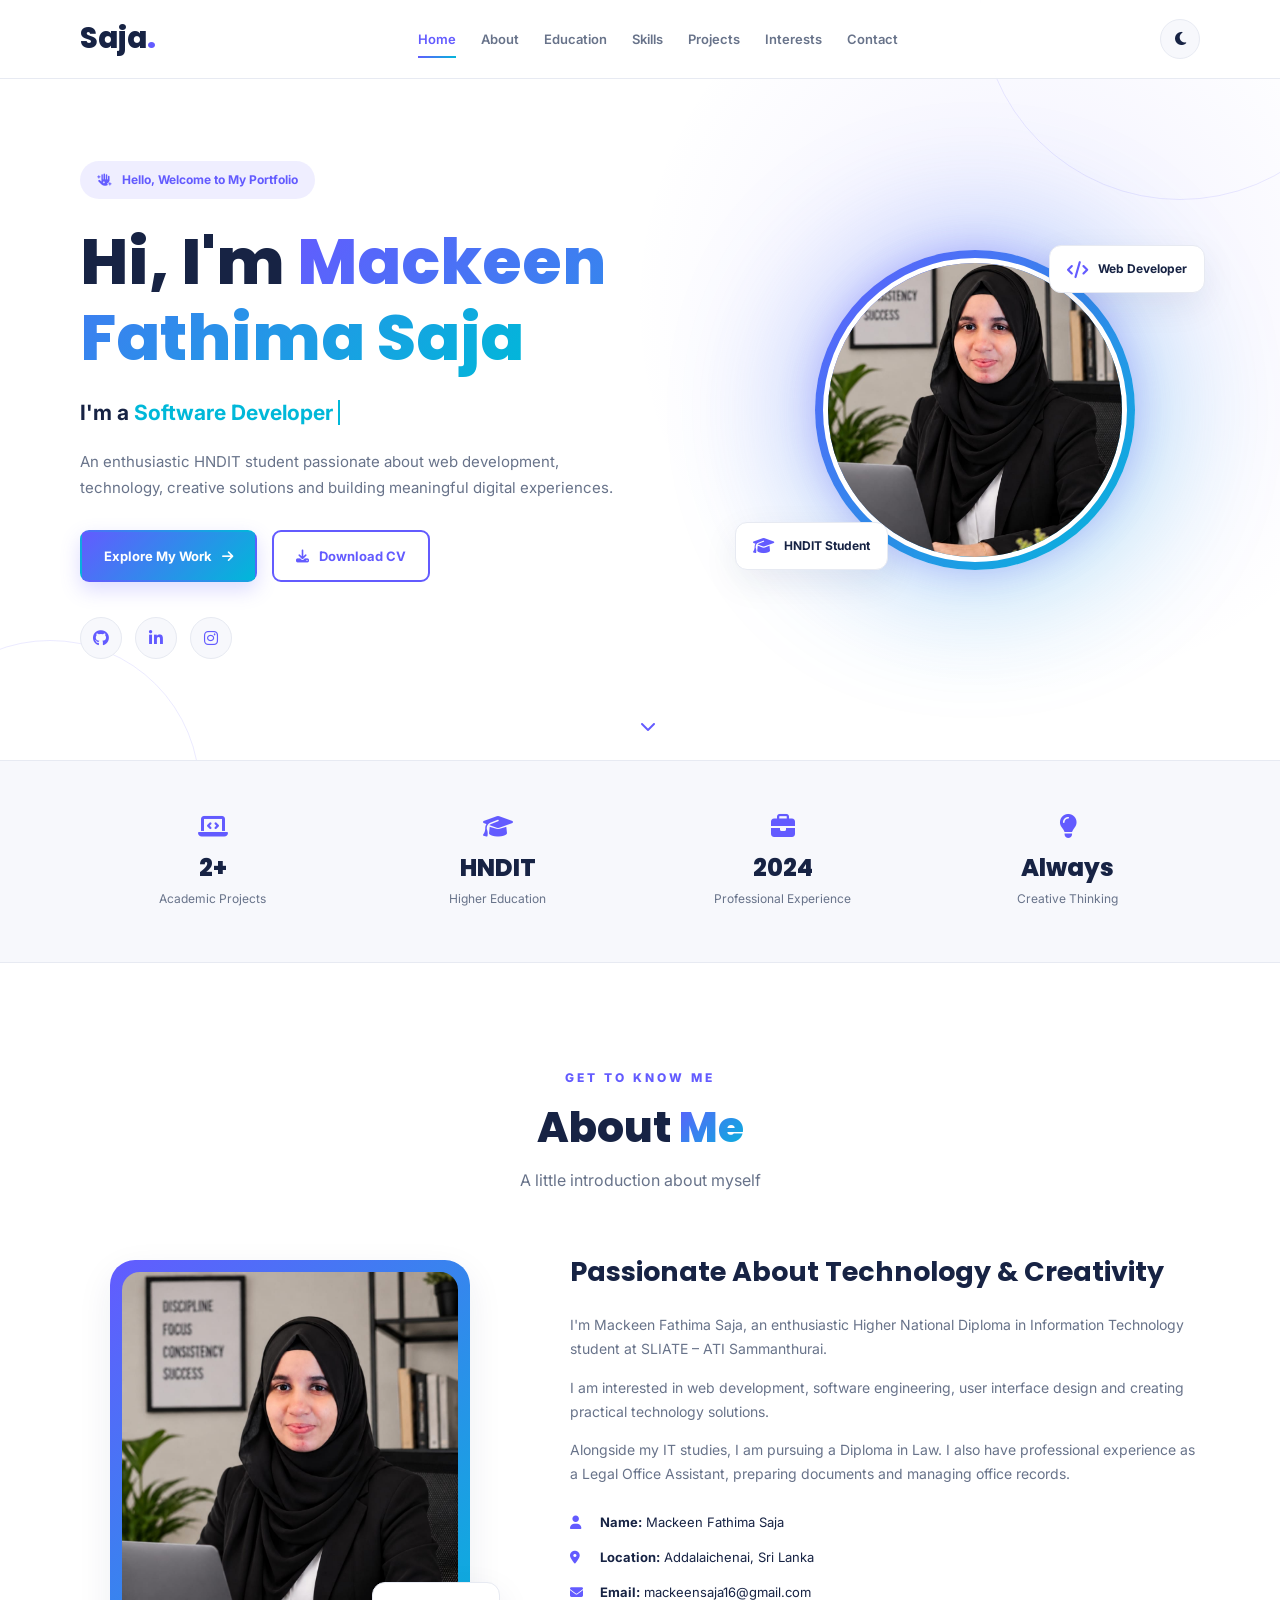
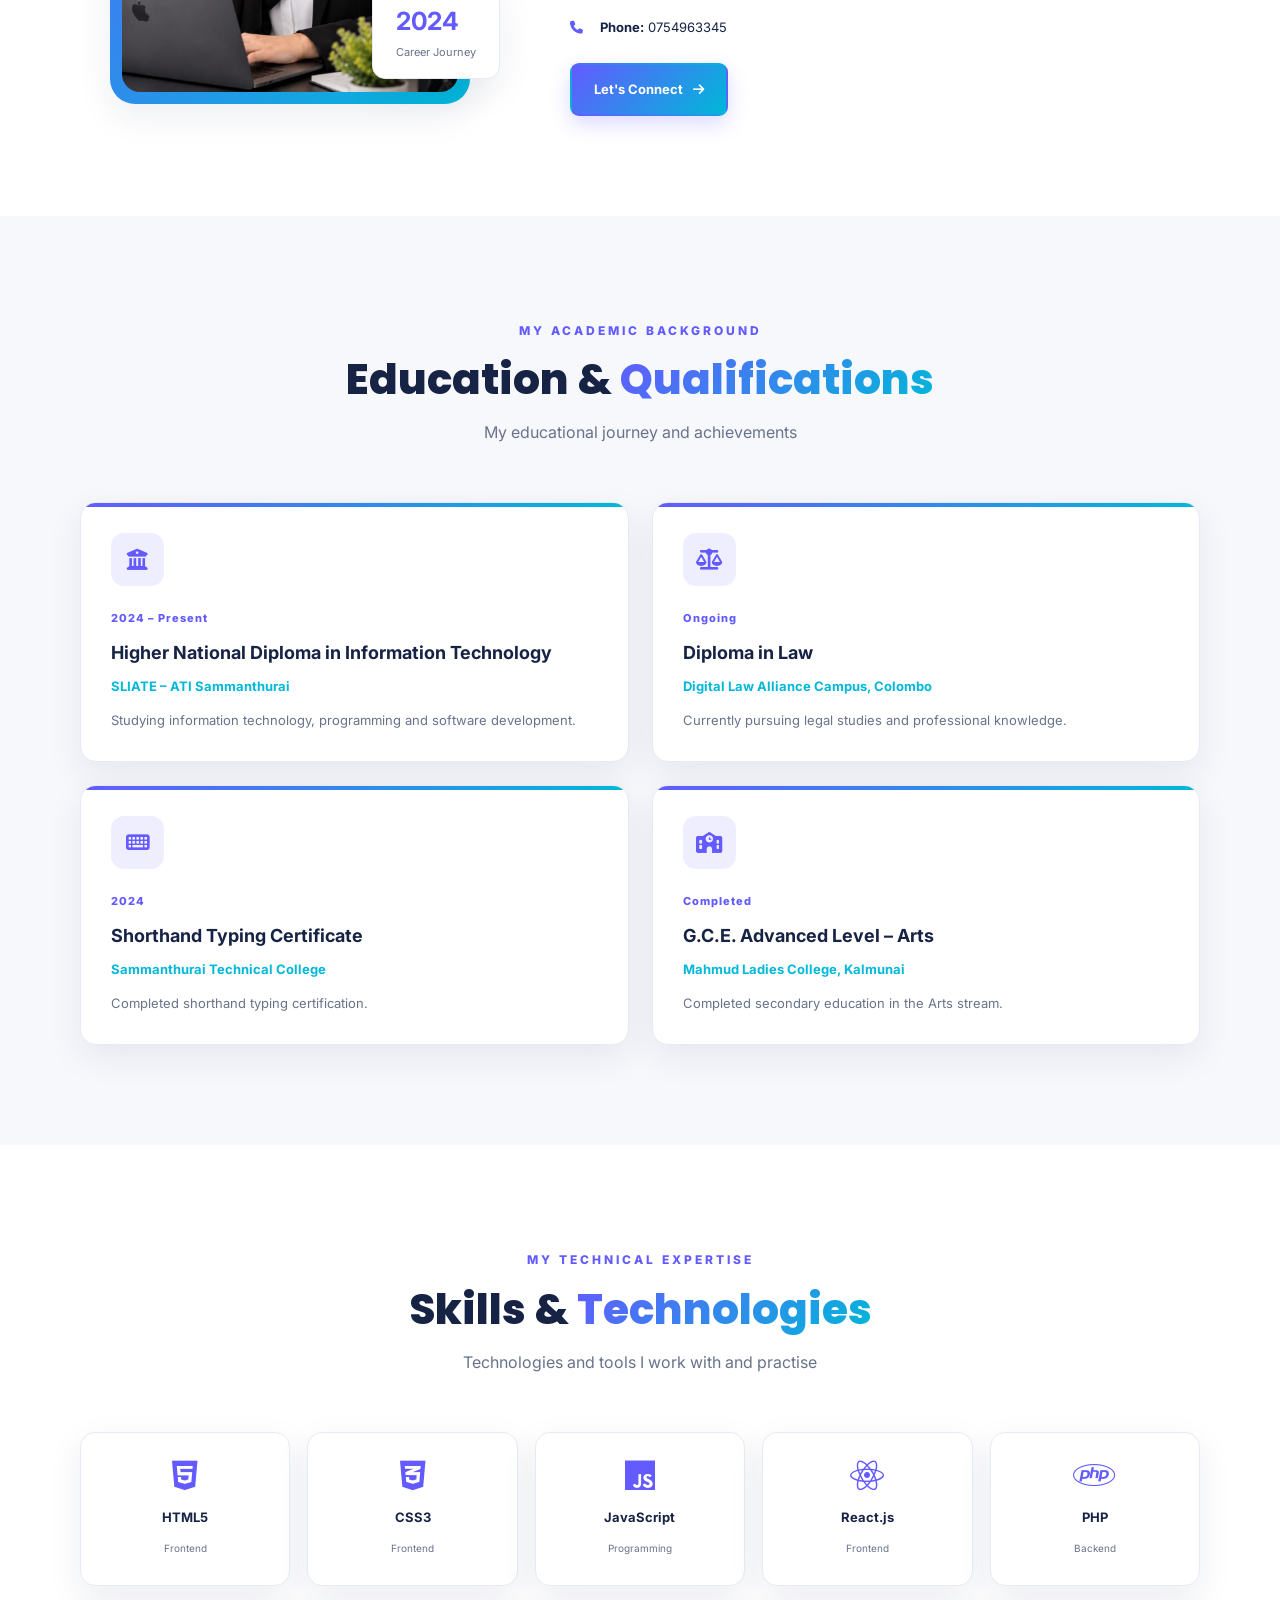
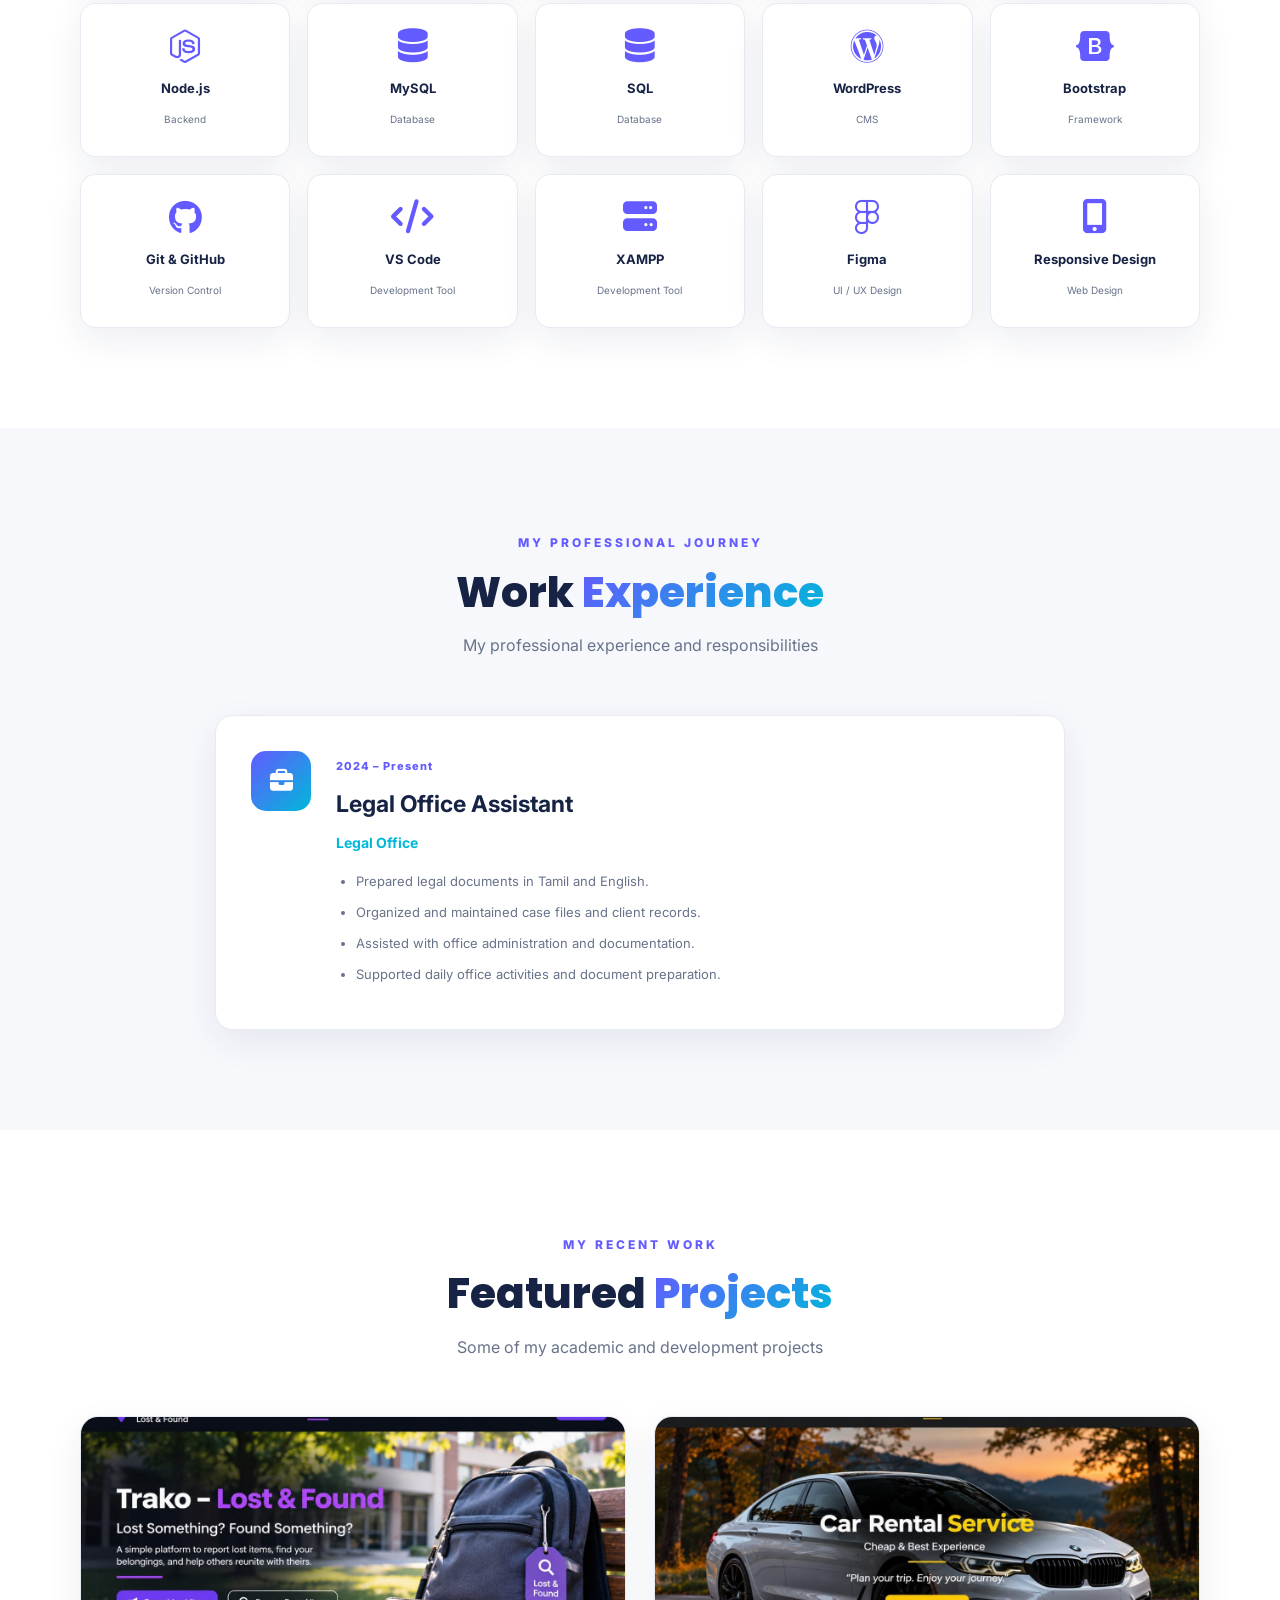
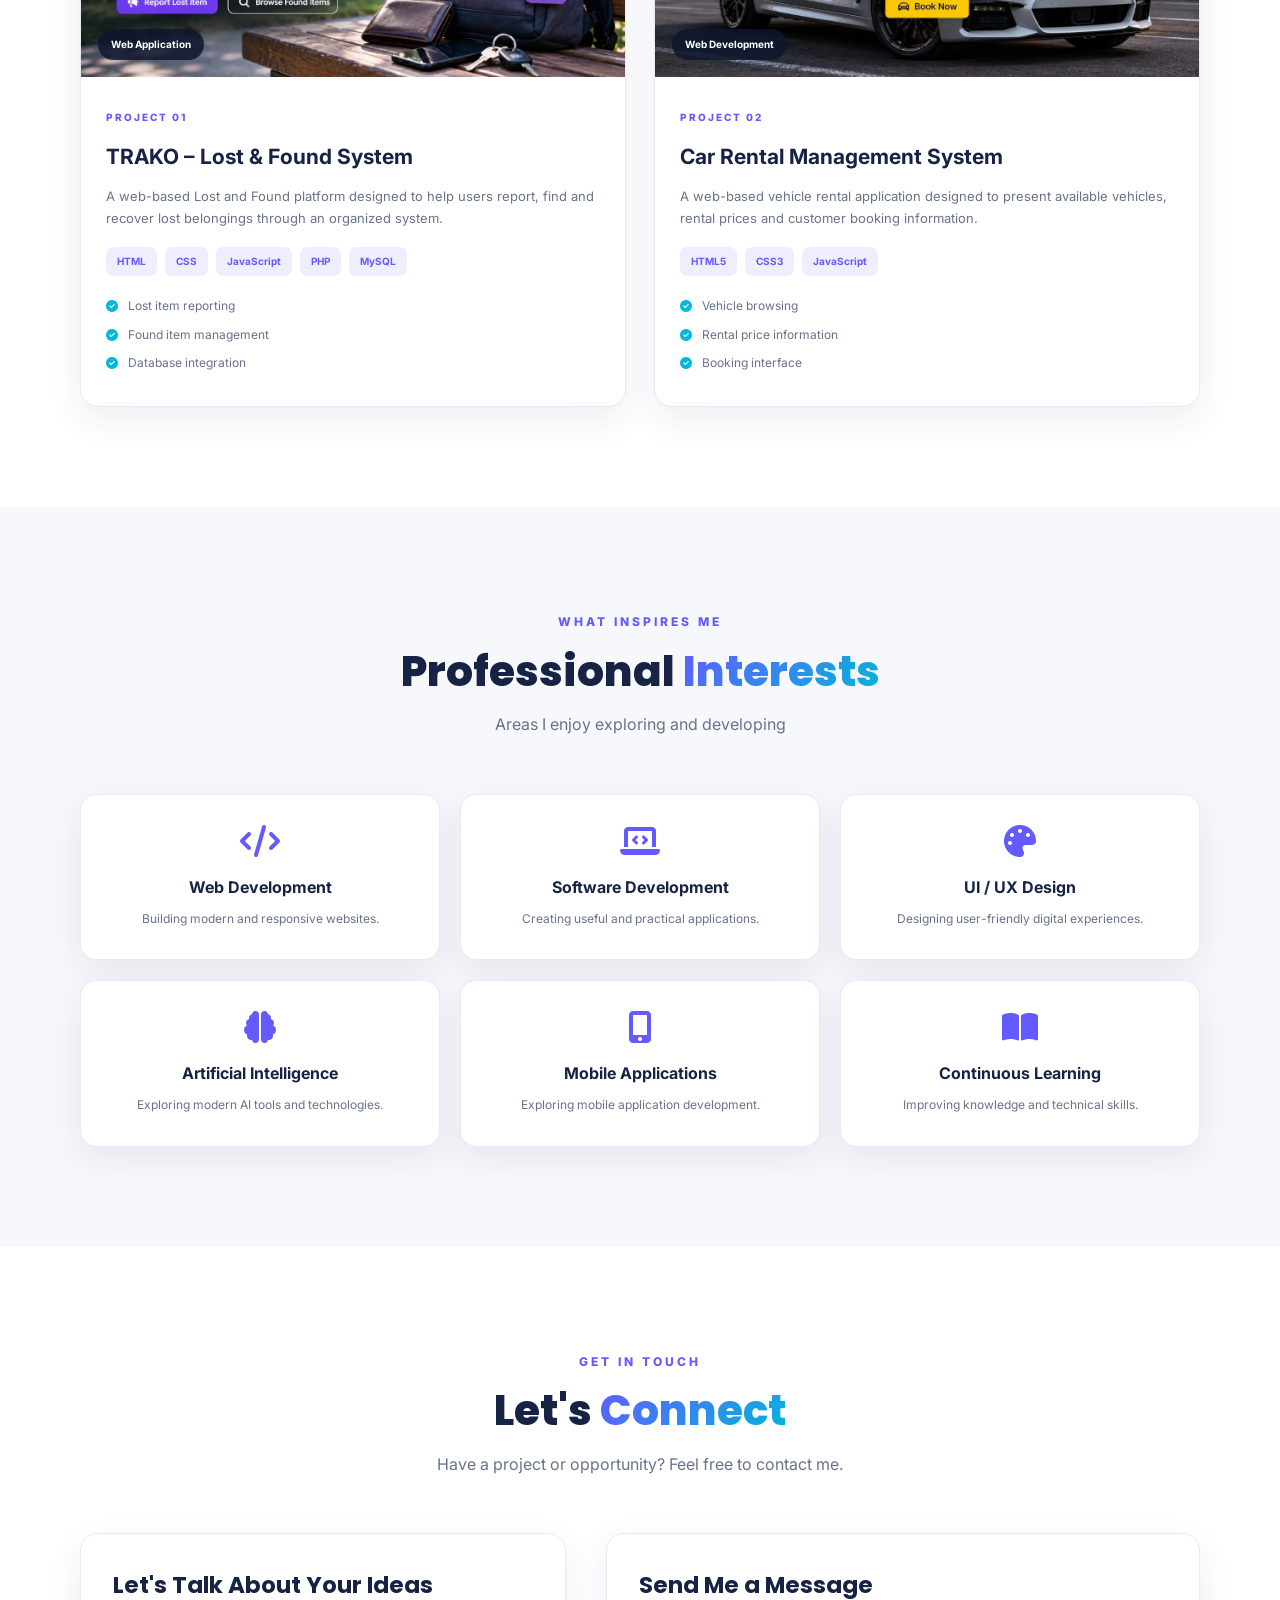
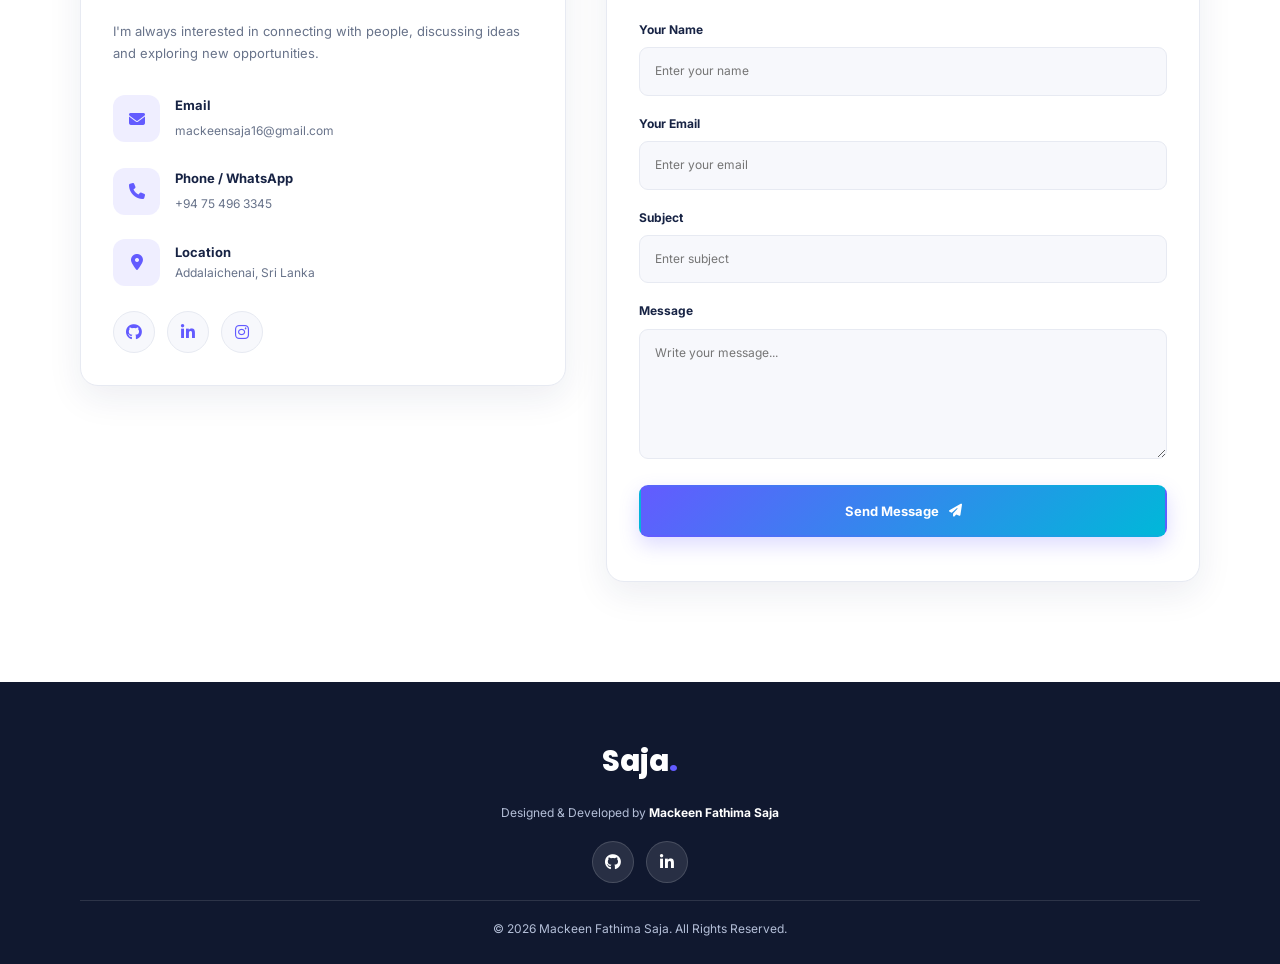
<file: WebDev-L1-PersonalPortfolio/index.html>
<!DOCTYPE html>
<html lang="en">
<head>
    <meta charset="UTF-8">
    <meta name="viewport" content="width=device-width, initial-scale=1.0">
    <meta name="description" content="Mackeen Fathima Saja - Software Developer Portfolio">
    <title>Mackeen Saja | Personal Portfolio</title>

    <!-- Google Fonts -->
    <link rel="preconnect" href="https://fonts.googleapis.com">
    <link rel="preconnect" href="https://fonts.gstatic.com" crossorigin>
    <link href="https://fonts.googleapis.com/css2?family=Inter:wght@400;500;600;700;800&family=Poppins:wght@400;500;600;700;800&display=swap" rel="stylesheet">

    <!-- Font Awesome -->
    <link rel="stylesheet" href="https://cdnjs.cloudflare.com/ajax/libs/font-awesome/6.5.2/css/all.min.css">

    <link rel="stylesheet" href="style.css">
</head>

<body>

<!-- ================= NAVBAR ================= -->
<header class="header">
    <nav class="navbar container">
        <a href="#home" class="logo">Saja<span>.</span></a>

        <div class="nav-menu" id="navMenu">
            <a href="#home" class="nav-link active">Home</a>
            <a href="#about" class="nav-link">About</a>
            <a href="#education" class="nav-link">Education</a>
            <a href="#skills" class="nav-link">Skills</a>
            <a href="#projects" class="nav-link">Projects</a>
            <a href="#interests" class="nav-link">Interests</a>
            <a href="#contact" class="nav-link">Contact</a>
        </div>

        <div class="nav-actions">
            <button class="theme-toggle" id="themeToggle" aria-label="Toggle theme">
                <i class="fas fa-moon"></i>
            </button>

            <button class="menu-toggle" id="menuToggle" aria-label="Open menu">
                <i class="fas fa-bars"></i>
            </button>
        </div>
    </nav>
</header>


<main>

<!-- ================= HERO ================= -->
<section class="hero" id="home">
    <div class="hero-bg-circle circle-one"></div>
    <div class="hero-bg-circle circle-two"></div>

    <div class="container hero-container">

        <div class="hero-content">
            <span class="hero-greeting">
                <i class="fas fa-hand-sparkles"></i>
                Hello, Welcome to My Portfolio
            </span>

            <h1>
                Hi, I'm <span>Mackeen<br>Fathima Saja</span>
            </h1>

            <h2>
                I'm a <span class="typing-text" id="typingText">Software Developer</span>
            </h2>

            <p>
                An enthusiastic HNDIT student passionate about
                web development, technology, creative solutions
                and building meaningful digital experiences.
            </p>

            <div class="hero-buttons">
                <a href="#projects" class="btn btn-primary">
                    Explore My Work <i class="fas fa-arrow-right"></i>
                </a>

                <a href="Mackeen_Fathima_Saja_CV.pdf"
                   class="btn btn-outline" download>
                    <i class="fas fa-download"></i> Download CV
                </a>
            </div>

            <div class="hero-socials">
                <a href="https://github.com/mackeensaja" target="_blank" aria-label="GitHub">
                    <i class="fab fa-github"></i>
                </a>

                <a href="https://www.linkedin.com/in/mackeen-fathima-saja-619053427/"
                   target="_blank" aria-label="LinkedIn">
                    <i class="fab fa-linkedin-in"></i>
                </a>

                <a href="https://www.instagram.com/mackeen_saja/"
                   target="_blank" aria-label="Instagram">
                    <i class="fab fa-instagram"></i>
                </a>
            </div>
        </div>

        <div class="hero-image-area">
            <div class="profile-glow"></div>

            <div class="profile-image">
                <img src="images/profile.jpeg"
                     alt="Mackeen Fathima Saja">
            </div>

            <div class="floating-card card-top">
                <i class="fas fa-code"></i>
                <span>Web Developer</span>
            </div>

            <div class="floating-card card-bottom">
                <i class="fas fa-graduation-cap"></i>
                <span>HNDIT Student</span>
            </div>
        </div>

    </div>

    <a href="#about" class="scroll-down">
        <i class="fas fa-chevron-down"></i>
    </a>
</section>


<!-- ================= STATS ================= -->
<section class="stats-section">
    <div class="container stats-grid">

        <div class="stat-card">
            <i class="fas fa-laptop-code"></i>
            <h3>2+</h3>
            <p>Academic Projects</p>
        </div>

        <div class="stat-card">
            <i class="fas fa-graduation-cap"></i>
            <h3>HNDIT</h3>
            <p>Higher Education</p>
        </div>

        <div class="stat-card">
            <i class="fas fa-briefcase"></i>
            <h3>2024</h3>
            <p>Professional Experience</p>
        </div>

        <div class="stat-card">
            <i class="fas fa-lightbulb"></i>
            <h3>Always</h3>
            <p>Creative Thinking</p>
        </div>

    </div>
</section>


<!-- ================= ABOUT ================= -->
<section class="section about-section" id="about">
    <div class="container">

        <div class="section-heading">
            <span>GET TO KNOW ME</span>
            <h2>About <span>Me</span></h2>
            <p>A little introduction about myself</p>
        </div>

        <div class="about-container">

            <div class="about-image">
                <div class="about-image-frame">
                    <img src="images/profile.jpeg"
                         alt="About Mackeen Saja">
                </div>

                <div class="experience-badge">
                    <strong>2024</strong>
                    <span>Career Journey</span>
                </div>
            </div>

            <div class="about-content">
                <h3>Passionate About Technology & Creativity</h3>

                <p>
                    I'm Mackeen Fathima Saja, an enthusiastic
                    Higher National Diploma in Information
                    Technology student at SLIATE – ATI Sammanthurai.
                </p>

                <p>
                    I am interested in web development, software
                    engineering, user interface design and
                    creating practical technology solutions.
                </p>

                <p>
                    Alongside my IT studies, I am pursuing a
                    Diploma in Law. I also have professional
                    experience as a Legal Office Assistant,
                    preparing documents and managing office records.
                </p>

                <div class="about-details">
                    <div>
                        <i class="fas fa-user"></i>
                        <span><strong>Name:</strong> Mackeen Fathima Saja</span>
                    </div>

                    <div>
                        <i class="fas fa-map-marker-alt"></i>
                        <span><strong>Location:</strong> Addalaichenai, Sri Lanka</span>
                    </div>

                    <div>
                        <i class="fas fa-envelope"></i>
                        <span><strong>Email:</strong> mackeensaja16@gmail.com</span>
                    </div>

                    <div>
                        <i class="fas fa-phone"></i>
                        <span><strong>Phone:</strong> 0754963345</span>
                    </div>
                </div>

                <a href="#contact" class="btn btn-primary">
                    Let's Connect <i class="fas fa-arrow-right"></i>
                </a>
            </div>

        </div>
    </div>
</section>


<!-- ================= EDUCATION ================= -->
<section class="section education-section" id="education">
    <div class="container">

        <div class="section-heading">
            <span>MY ACADEMIC BACKGROUND</span>
            <h2>Education & <span>Qualifications</span></h2>
            <p>My educational journey and achievements</p>
        </div>

        <div class="education-grid">

            <div class="education-card">
                <div class="education-icon">
                    <i class="fas fa-university"></i>
                </div>
                <span class="education-date">2024 – Present</span>
                <h3>Higher National Diploma in Information Technology</h3>
                <h4>SLIATE – ATI Sammanthurai</h4>
                <p>Studying information technology, programming and software development.</p>
            </div>

            <div class="education-card">
                <div class="education-icon">
                    <i class="fas fa-scale-balanced"></i>
                </div>
                <span class="education-date">Ongoing</span>
                <h3>Diploma in Law</h3>
                <h4>Digital Law Alliance Campus, Colombo</h4>
                <p>Currently pursuing legal studies and professional knowledge.</p>
            </div>

            <div class="education-card">
                <div class="education-icon">
                    <i class="fas fa-keyboard"></i>
                </div>
                <span class="education-date">2024</span>
                <h3>Shorthand Typing Certificate</h3>
                <h4>Sammanthurai Technical College</h4>
                <p>Completed shorthand typing certification.</p>
            </div>

            <div class="education-card">
                <div class="education-icon">
                    <i class="fas fa-school"></i>
                </div>
                <span class="education-date">Completed</span>
                <h3>G.C.E. Advanced Level – Arts</h3>
                <h4>Mahmud Ladies College, Kalmunai</h4>
                <p>Completed secondary education in the Arts stream.</p>
            </div>

        </div>
    </div>
</section>


<!-- ================= SKILLS ================= -->
<section class="section skills-section" id="skills">
    <div class="container">

        <div class="section-heading">
            <span>MY TECHNICAL EXPERTISE</span>
            <h2>Skills & <span>Technologies</span></h2>
            <p>Technologies and tools I work with and practise</p>
        </div>

        <div class="skills-grid">

            <div class="skill-card">
                <i class="fab fa-html5"></i>
                <h3>HTML5</h3>
                <span>Frontend</span>
            </div>

            <div class="skill-card">
                <i class="fab fa-css3-alt"></i>
                <h3>CSS3</h3>
                <span>Frontend</span>
            </div>

            <div class="skill-card">
                <i class="fab fa-js"></i>
                <h3>JavaScript</h3>
                <span>Programming</span>
            </div>

            <div class="skill-card">
                <i class="fab fa-react"></i>
                <h3>React.js</h3>
                <span>Frontend</span>
            </div>

            <div class="skill-card">
                <i class="fab fa-php"></i>
                <h3>PHP</h3>
                <span>Backend</span>
            </div>

            <div class="skill-card">
                <i class="fab fa-node-js"></i>
                <h3>Node.js</h3>
                <span>Backend</span>
            </div>

            <div class="skill-card">
                <i class="fas fa-database"></i>
                <h3>MySQL</h3>
                <span>Database</span>
            </div>

            <div class="skill-card">
                <i class="fas fa-database"></i>
                <h3>SQL</h3>
                <span>Database</span>
            </div>

            <div class="skill-card">
                <i class="fab fa-wordpress"></i>
                <h3>WordPress</h3>
                <span>CMS</span>
            </div>

            <div class="skill-card">
                <i class="fab fa-bootstrap"></i>
                <h3>Bootstrap</h3>
                <span>Framework</span>
            </div>

            <div class="skill-card">
                <i class="fab fa-github"></i>
                <h3>Git & GitHub</h3>
                <span>Version Control</span>
            </div>

            <div class="skill-card">
                <i class="fas fa-code"></i>
                <h3>VS Code</h3>
                <span>Development Tool</span>
            </div>

            <div class="skill-card">
                <i class="fas fa-server"></i>
                <h3>XAMPP</h3>
                <span>Development Tool</span>
            </div>

            <div class="skill-card">
                <i class="fab fa-figma"></i>
                <h3>Figma</h3>
                <span>UI / UX Design</span>
            </div>

            <div class="skill-card">
                <i class="fas fa-mobile-alt"></i>
                <h3>Responsive Design</h3>
                <span>Web Design</span>
            </div>

        </div>
    </div>
</section>


<!-- ================= EXPERIENCE ================= -->
<section class="section experience-section" id="experience">
    <div class="container">

        <div class="section-heading">
            <span>MY PROFESSIONAL JOURNEY</span>
            <h2>Work <span>Experience</span></h2>
            <p>My professional experience and responsibilities</p>
        </div>

        <div class="experience-card">
            <div class="experience-icon">
                <i class="fas fa-briefcase"></i>
            </div>

            <div class="experience-content">
                <span class="experience-date">2024 – Present</span>
                <h3>Legal Office Assistant</h3>
                <h4>Legal Office</h4>

                <ul>
                    <li>Prepared legal documents in Tamil and English.</li>
                    <li>Organized and maintained case files and client records.</li>
                    <li>Assisted with office administration and documentation.</li>
                    <li>Supported daily office activities and document preparation.</li>
                </ul>
            </div>
        </div>

    </div>
</section>


<!-- ================= PROJECTS ================= -->
<section class="section projects-section" id="projects">
    <div class="container">

        <div class="section-heading">
            <span>MY RECENT WORK</span>
            <h2>Featured <span>Projects</span></h2>
            <p>Some of my academic and development projects</p>
        </div>

        <div class="projects-grid">

            <!-- TRAKO PROJECT -->
            <article class="project-card">
                <div class="project-image">
                    <img src="images/Trako-Project.jpeg"
                         alt="TRAKO Lost and Found project">
                    <span class="project-category">Web Application</span>
                </div>

                <div class="project-content">
                    <span class="project-number">PROJECT 01</span>

                    <h3>TRAKO – Lost & Found System</h3>

                    <p>
                        A web-based Lost and Found platform designed
                        to help users report, find and recover lost
                        belongings through an organized system.
                    </p>

                    <div class="project-tech">
                        <span>HTML</span>
                        <span>CSS</span>
                        <span>JavaScript</span>
                        <span>PHP</span>
                        <span>MySQL</span>
                    </div>

                    <div class="project-features">
                        <p><i class="fas fa-check-circle"></i> Lost item reporting</p>
                        <p><i class="fas fa-check-circle"></i> Found item management</p>
                        <p><i class="fas fa-check-circle"></i> Database integration</p>
                    </div>
                </div>
            </article>


            <!-- CAR RENTAL PROJECT -->
            <article class="project-card">
                <div class="project-image">
                    <img src="images/car-rental-hero.jpeg"
                         alt="Car Rental Management System">
                    <span class="project-category">Web Development</span>
                </div>

                <div class="project-content">
                    <span class="project-number">PROJECT 02</span>

                    <h3>Car Rental Management System</h3>

                    <p>
                        A web-based vehicle rental application
                        designed to present available vehicles,
                        rental prices and customer booking information.
                    </p>

                    <div class="project-tech">
                        <span>HTML5</span>
                        <span>CSS3</span>
                        <span>JavaScript</span>
                    </div>

                    <div class="project-features">
                        <p><i class="fas fa-check-circle"></i> Vehicle browsing</p>
                        <p><i class="fas fa-check-circle"></i> Rental price information</p>
                        <p><i class="fas fa-check-circle"></i> Booking interface</p>
                    </div>
                </div>
            </article>

        </div>
    </div>
</section>


<!-- ================= INTERESTS ================= -->
<section class="section interests-section" id="interests">
    <div class="container">

        <div class="section-heading">
            <span>WHAT INSPIRES ME</span>
            <h2>Professional <span>Interests</span></h2>
            <p>Areas I enjoy exploring and developing</p>
        </div>

        <div class="interests-grid">

            <div class="interest-card">
                <i class="fas fa-code"></i>
                <h3>Web Development</h3>
                <p>Building modern and responsive websites.</p>
            </div>

            <div class="interest-card">
                <i class="fas fa-laptop-code"></i>
                <h3>Software Development</h3>
                <p>Creating useful and practical applications.</p>
            </div>

            <div class="interest-card">
                <i class="fas fa-palette"></i>
                <h3>UI / UX Design</h3>
                <p>Designing user-friendly digital experiences.</p>
            </div>

            <div class="interest-card">
                <i class="fas fa-brain"></i>
                <h3>Artificial Intelligence</h3>
                <p>Exploring modern AI tools and technologies.</p>
            </div>

            <div class="interest-card">
                <i class="fas fa-mobile-alt"></i>
                <h3>Mobile Applications</h3>
                <p>Exploring mobile application development.</p>
            </div>

            <div class="interest-card">
                <i class="fas fa-book-open"></i>
                <h3>Continuous Learning</h3>
                <p>Improving knowledge and technical skills.</p>
            </div>

        </div>
    </div>
</section>


<!-- ================= CONTACT ================= -->
<section class="section contact-section" id="contact">
    <div class="container">

        <div class="section-heading">
            <span>GET IN TOUCH</span>
            <h2>Let's <span>Connect</span></h2>
            <p>Have a project or opportunity? Feel free to contact me.</p>
        </div>

        <div class="contact-grid">

            <div class="contact-info">
                <h3>Let's Talk About Your Ideas</h3>

                <p>
                    I'm always interested in connecting with people,
                    discussing ideas and exploring new opportunities.
                </p>

                <div class="contact-item">
                    <div class="contact-icon">
                        <i class="fas fa-envelope"></i>
                    </div>
                    <div>
                        <h4>Email</h4>
                        <a href="mailto:mackeensaja16@gmail.com">
                            mackeensaja16@gmail.com
                        </a>
                    </div>
                </div>

                <div class="contact-item">
                    <div class="contact-icon">
                        <i class="fas fa-phone"></i>
                    </div>
                    <div>
                        <h4>Phone / WhatsApp</h4>
                        <a href="https://wa.me/94754963345" target="_blank">
                            +94 75 496 3345
                        </a>
                    </div>
                </div>

                <div class="contact-item">
                    <div class="contact-icon">
                        <i class="fas fa-location-dot"></i>
                    </div>
                    <div>
                        <h4>Location</h4>
                        <p>Addalaichenai, Sri Lanka</p>
                    </div>
                </div>

                <div class="contact-socials">
                    <a href="https://github.com/mackeensaja" target="_blank" aria-label="GitHub">
                        <i class="fab fa-github"></i>
                    </a>

                    <a href="https://www.linkedin.com/in/mackeen-fathima-saja-619053427/"
                       target="_blank" aria-label="LinkedIn">
                        <i class="fab fa-linkedin-in"></i>
                    </a>

                    <a href="https://www.instagram.com/mackeen_saja/"
                       target="_blank" aria-label="Instagram">
                        <i class="fab fa-instagram"></i>
                    </a>
                </div>
            </div>


            <form class="contact-form" id="contactForm">

                <h3>Send Me a Message</h3>

                <div class="form-group">
                    <label for="contactName">Your Name</label>
                    <input type="text" id="contactName"
                           placeholder="Enter your name" required>
                </div>

                <div class="form-group">
                    <label for="contactEmail">Your Email</label>
                    <input type="email" id="contactEmail"
                           placeholder="Enter your email" required>
                </div>

                <div class="form-group">
                    <label for="contactSubject">Subject</label>
                    <input type="text" id="contactSubject"
                           placeholder="Enter subject" required>
                </div>

                <div class="form-group">
                    <label for="contactMessage">Message</label>
                    <textarea id="contactMessage" rows="5"
                              placeholder="Write your message..."
                              required></textarea>
                </div>

                <button type="submit" class="btn btn-primary">
                    Send Message <i class="fas fa-paper-plane"></i>
                </button>

                <p class="form-status" id="formStatus" aria-live="polite"></p>
            </form>

        </div>
    </div>
</section>

</main>


<!-- ================= FOOTER ================= -->
<footer class="footer">
    <div class="container footer-container">

        <a href="#home" class="logo">Saja<span>.</span></a>

        <p>
            Designed & Developed by
            <strong>Mackeen Fathima Saja</strong>
        </p>

        <div class="footer-socials">
            <a href="https://github.com/mackeensaja" target="_blank" aria-label="GitHub">
                <i class="fab fa-github"></i>
            </a>

            <a href="https://www.linkedin.com/in/mackeen-fathima-saja-619053427/"
               target="_blank" aria-label="LinkedIn">
                <i class="fab fa-linkedin-in"></i>
            </a>
        </div>

        <p class="copyright">
            © <span id="currentYear"></span> Mackeen Fathima Saja. All Rights Reserved.
        </p>

    </div>
</footer>


<!-- Back to Top -->
<a href="#home" class="back-to-top" id="backToTop" aria-label="Back to top">
    <i class="fas fa-arrow-up"></i>
</a>


<script src="script.js"></script>

</body>
</html>
</file>
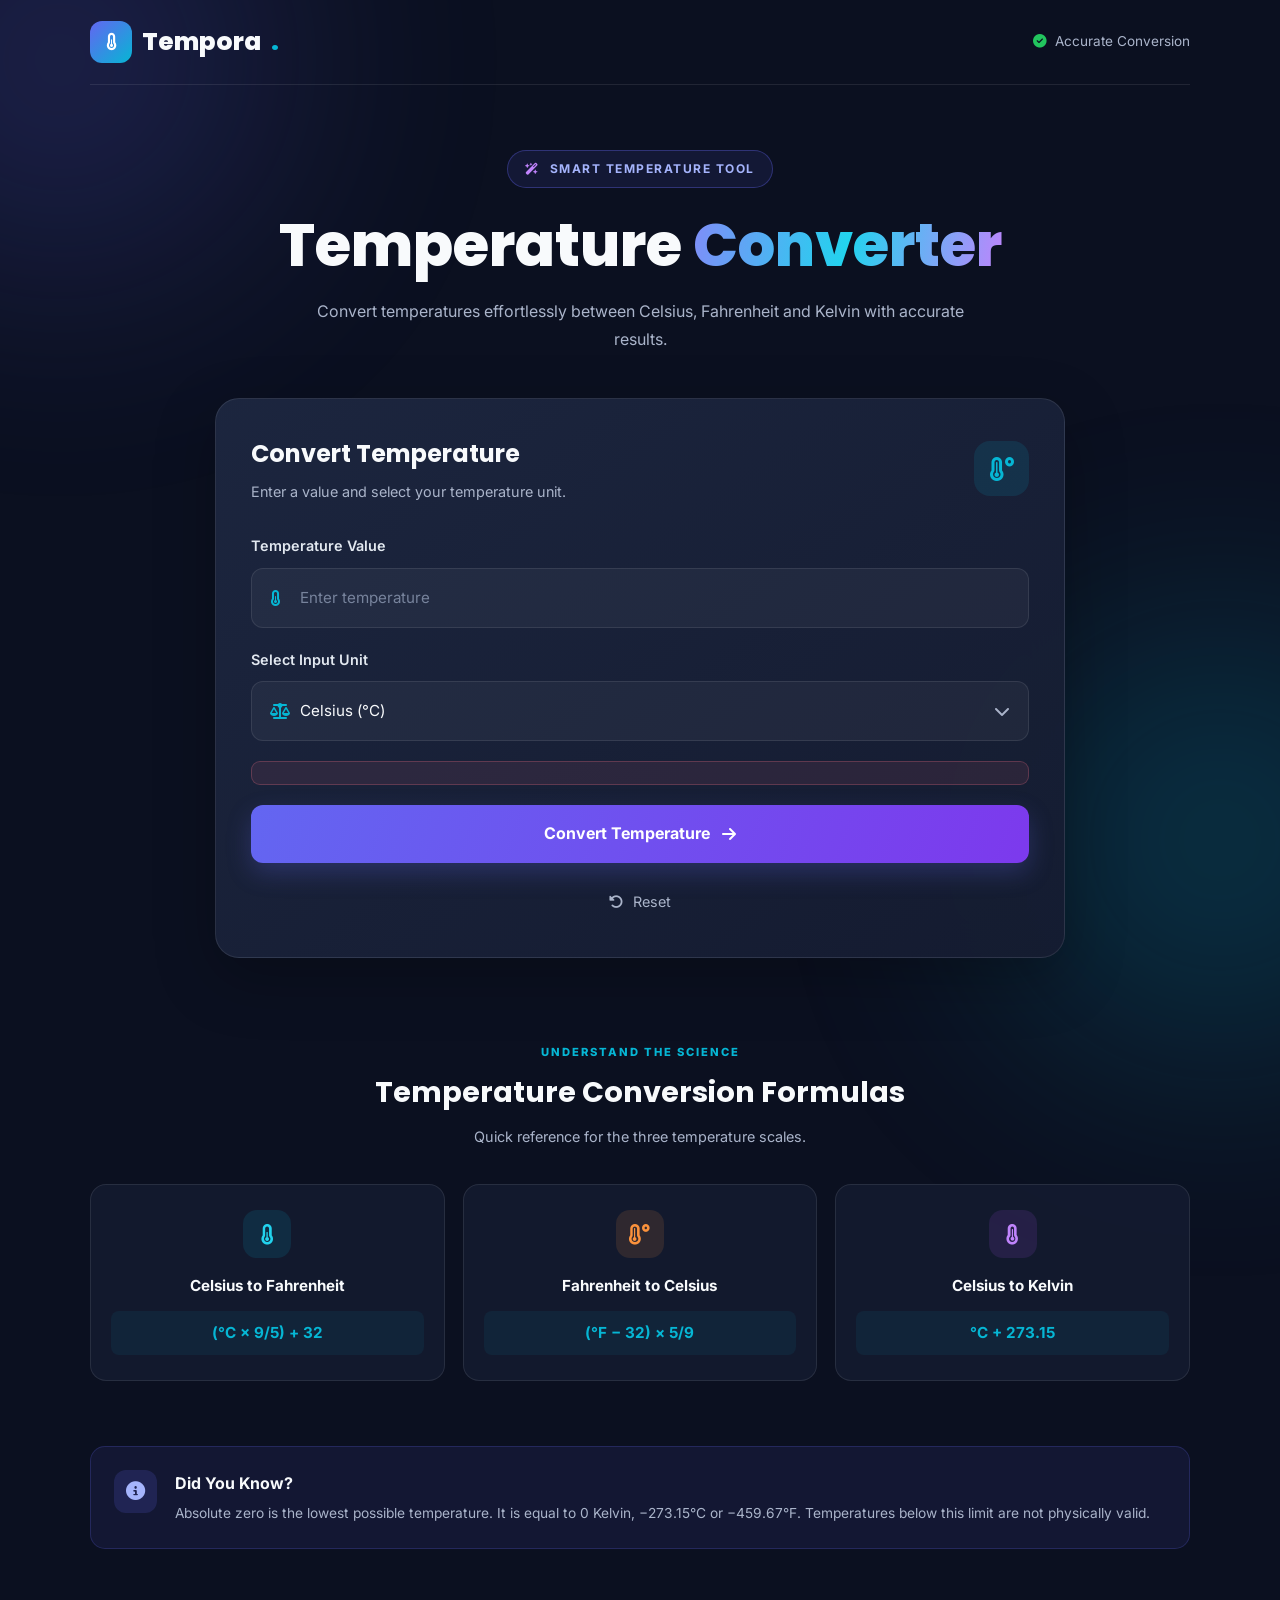
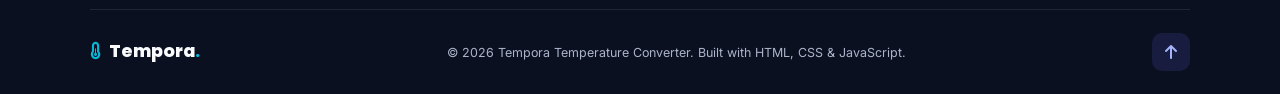
<file: WebDev-L1-TemperatureConverter/index.html>
<!DOCTYPE html>
<html lang="en">

<head>
    <meta charset="UTF-8">
    <meta name="viewport" content="width=device-width, initial-scale=1.0">

    <meta name="description" content="A simple and accurate temperature converter for Celsius, Fahrenheit and Kelvin.">

    <title>Tempora | Temperature Converter</title>

    <!-- Google Fonts -->
    <link rel="preconnect" href="https://fonts.googleapis.com">
    <link rel="preconnect" href="https://fonts.gstatic.com" crossorigin>
    <link href="https://fonts.googleapis.com/css2?family=Inter:wght@400;500;600;700;800&family=Poppins:wght@400;500;600;700;800&display=swap" rel="stylesheet">

    <!-- Font Awesome Icons -->
    <link rel="stylesheet" href="https://cdnjs.cloudflare.com/ajax/libs/font-awesome/6.5.2/css/all.min.css">

    <!-- CSS -->
    <link rel="stylesheet" href="style.css">
</head>

<body>

    <!-- Background Decoration -->
    <div class="background-decoration decoration-one"></div>
    <div class="background-decoration decoration-two"></div>


    <!-- Main Container -->
    <main class="main-container">

        <!-- Header -->
        <header class="header">

            <a href="#" class="logo">
                <span class="logo-icon">
                    <i class="fa-solid fa-temperature-half"></i>
                </span>

                Tempora<span class="logo-highlight">.</span>
            </a>

            <span class="header-label">
                <i class="fa-solid fa-circle-check"></i>
                Accurate Conversion
            </span>

        </header>


        <!-- Hero Section -->
        <section class="hero">

            <div class="hero-badge">
                <i class="fa-solid fa-wand-magic-sparkles"></i>
                SMART TEMPERATURE TOOL
            </div>

            <h1>
                Temperature
                <span class="gradient-text">Converter</span>
            </h1>

            <p class="hero-description">
                Convert temperatures effortlessly between Celsius,
                Fahrenheit and Kelvin with accurate results.
            </p>

        </section>


        <!-- Converter Card -->
        <section class="converter-card">

            <div class="card-heading">

                <div>
                    <h2>Convert Temperature</h2>
                    <p>Enter a value and select your temperature unit.</p>
                </div>

                <div class="heading-icon">
                    <i class="fa-solid fa-temperature-high"></i>
                </div>

            </div>


            <!-- Input Form -->
            <div class="converter-form">

                <div class="input-group">

                    <label for="temperatureInput">
                        Temperature Value
                    </label>

                    <div class="input-wrapper">

                        <i class="fa-solid fa-thermometer-half input-icon"></i>

                        <input
                            type="number"
                            id="temperatureInput"
                            placeholder="Enter temperature"
                            step="any"
                            autocomplete="off"
                            aria-describedby="errorMessage"
                        >

                    </div>

                </div>


                <div class="input-group">

                    <label for="unitSelect">
                        Select Input Unit
                    </label>

                    <div class="select-wrapper">

                        <i class="fa-solid fa-scale-balanced select-icon"></i>

                        <select id="unitSelect">

                            <option value="C">Celsius (°C)</option>
                            <option value="F">Fahrenheit (°F)</option>
                            <option value="K">Kelvin (K)</option>

                        </select>

                        <i class="fa-solid fa-chevron-down dropdown-icon"></i>

                    </div>

                </div>


                <!-- Error Message -->
                <p class="error-message" id="errorMessage" role="alert" aria-live="polite">
                </p>


                <!-- Convert Button -->
                <button type="button" class="convert-btn" id="convertBtn">

                    <span>Convert Temperature</span>

                    <i class="fa-solid fa-arrow-right"></i>

                </button>


                <!-- Reset Button -->
                <button type="button" class="reset-btn" id="resetBtn">

                    <i class="fa-solid fa-rotate-left"></i>
                    Reset

                </button>

            </div>


            <!-- Result Section -->
            <div class="results-section" id="resultsSection" aria-live="polite">

                <div class="results-heading">

                    <div>
                        <span class="section-label">CONVERSION RESULTS</span>
                        <h2>Converted Temperatures</h2>
                    </div>

                    <span class="result-status">
                        <i class="fa-solid fa-check-circle"></i>
                        Successful
                    </span>

                </div>


                <div class="results-grid">

                    <!-- Celsius Result -->
                    <article class="result-card celsius-card">

                        <div class="result-card-top">

                            <div class="result-icon">
                                <i class="fa-solid fa-temperature-low"></i>
                            </div>

                            <span class="unit-symbol">°C</span>

                        </div>

                        <p class="result-unit">Celsius</p>

                        <h3 id="celsiusResult">0.00</h3>

                        <span class="result-description">
                            Degree Celsius
                        </span>

                    </article>


                    <!-- Fahrenheit Result -->
                    <article class="result-card fahrenheit-card">

                        <div class="result-card-top">

                            <div class="result-icon">
                                <i class="fa-solid fa-temperature-high"></i>
                            </div>

                            <span class="unit-symbol">°F</span>

                        </div>

                        <p class="result-unit">Fahrenheit</p>

                        <h3 id="fahrenheitResult">32.00</h3>

                        <span class="result-description">
                            Degree Fahrenheit
                        </span>

                    </article>


                    <!-- Kelvin Result -->
                    <article class="result-card kelvin-card">

                        <div class="result-card-top">

                            <div class="result-icon">
                                <i class="fa-solid fa-temperature-three-quarters"></i>
                            </div>

                            <span class="unit-symbol">K</span>

                        </div>

                        <p class="result-unit">Kelvin</p>

                        <h3 id="kelvinResult">273.15</h3>

                        <span class="result-description">
                            Kelvin Scale
                        </span>

                    </article>

                </div>

                <p class="result-summary" id="resultSummary">
                    Your converted temperatures will appear here.
                </p>

            </div>

        </section>


        <!-- Formula Information -->
        <section class="formula-section">

            <div class="section-heading">

                <span class="section-label">UNDERSTAND THE SCIENCE</span>

                <h2>Temperature Conversion Formulas</h2>

                <p>
                    Quick reference for the three temperature scales.
                </p>

            </div>


            <div class="formula-grid">

                <article class="formula-card">

                    <div class="formula-icon celsius-formula">
                        <i class="fa-solid fa-temperature-half"></i>
                    </div>

                    <h3>Celsius to Fahrenheit</h3>

                    <p class="formula">
                        (°C × 9/5) + 32
                    </p>

                </article>


                <article class="formula-card">

                    <div class="formula-icon fahrenheit-formula">
                        <i class="fa-solid fa-temperature-high"></i>
                    </div>

                    <h3>Fahrenheit to Celsius</h3>

                    <p class="formula">
                        (°F − 32) × 5/9
                    </p>

                </article>


                <article class="formula-card">

                    <div class="formula-icon kelvin-formula">
                        <i class="fa-solid fa-temperature-three-quarters"></i>
                    </div>

                    <h3>Celsius to Kelvin</h3>

                    <p class="formula">
                        °C + 273.15
                    </p>

                </article>

            </div>

        </section>


        <!-- Information Section -->
        <section class="info-section">

            <div class="info-icon">
                <i class="fa-solid fa-circle-info"></i>
            </div>

            <div class="info-content">

                <h3>Did You Know?</h3>

                <p>
                    Absolute zero is the lowest possible temperature.
                    It is equal to 0 Kelvin, −273.15°C or −459.67°F.
                    Temperatures below this limit are not physically valid.
                </p>

            </div>

        </section>


        <!-- Footer -->
        <footer class="footer">

            <div class="footer-logo">
                <i class="fa-solid fa-temperature-half"></i>
                Tempora<span>.</span>
            </div>

            <p>
                © <span id="currentYear"></span>
                Tempora Temperature Converter.
                Built with HTML, CSS & JavaScript.
            </p>

            <a href="#top" class="back-to-top" aria-label="Back to top">
                <i class="fa-solid fa-arrow-up"></i>
            </a>

        </footer>

    </main>


    <!-- JavaScript -->
    <script src="script.js"></script>

</body>
</html>
</file>
<file: WebDev-L1-PersonalPortfolio/style.css>
/* =========================================
   MACKeen SAJA - PERSONAL PORTFOLIO
   Complete Responsive Stylesheet
========================================= */

/* GOOGLE FONT & RESET */
:root {
    --primary: #635bff;
    --primary-dark: #493ee8;
    --secondary: #00b8d9;
    --gradient: linear-gradient(135deg, #635bff, #00b8d9);
    --background: #ffffff;
    --surface: #f7f8fc;
    --card: #ffffff;
    --text: #172344;
    --muted: #68738a;
    --border: #e7eaf2;
    --shadow: 0 12px 35px rgba(30, 40, 90, 0.08);
    --header-bg: rgba(255, 255, 255, 0.92);
    --footer-bg: #10182f;
    --transition: 0.3s ease;
}

body.dark-mode {
    --background: #101426;
    --surface: #171e35;
    --card: #1c2540;
    --text: #f4f6ff;
    --muted: #b1bad0;
    --border: #303b58;
    --shadow: 0 12px 35px rgba(0, 0, 0, 0.2);
    --header-bg: rgba(16, 20, 38, 0.94);
    --footer-bg: #090e1d;
}

* {
    margin: 0;
    padding: 0;
    box-sizing: border-box;
    scroll-behavior: smooth;
}

html {
    scroll-padding-top: 90px;
}

body {
    font-family: 'Inter', sans-serif;
    background: var(--background);
    color: var(--text);
    line-height: 1.7;
    overflow-x: hidden;
    transition: background var(--transition), color var(--transition);
}

a {
    text-decoration: none;
    color: inherit;
}

button,
input,
textarea {
    font: inherit;
}

button {
    cursor: pointer;
}

img {
    max-width: 100%;
}

.container {
    width: min(1120px, 90%);
    margin: auto;
}

.section {
    padding: 100px 0;
}

.section-heading {
    text-align: center;
    margin-bottom: 55px;
}

.section-heading > span {
    display: inline-block;
    color: var(--primary);
    font-size: 12px;
    font-weight: 800;
    letter-spacing: 3px;
    margin-bottom: 12px;
}

.section-heading h2 {
    font-family: 'Poppins', sans-serif;
    font-size: clamp(30px, 4vw, 42px);
    font-weight: 800;
    line-height: 1.3;
    margin-bottom: 12px;
}

.section-heading h2 span,
.hero-content h1 span {
    background: var(--gradient);
    -webkit-background-clip: text;
    background-clip: text;
    color: transparent;
}

.section-heading p {
    color: var(--muted);
}


/* =========================================
   NAVIGATION
========================================= */

.header {
    width: 100%;
    position: fixed;
    top: 0;
    left: 0;
    z-index: 1000;
    background: var(--header-bg);
    backdrop-filter: blur(15px);
    border-bottom: 1px solid var(--border);
}

.navbar {
    min-height: 78px;
    display: flex;
    justify-content: space-between;
    align-items: center;
}

.logo {
    font-family: 'Poppins', sans-serif;
    font-size: 29px;
    font-weight: 800;
    color: var(--text);
}

.logo span {
    color: var(--primary);
}

.nav-menu {
    display: flex;
    align-items: center;
    gap: 25px;
}

.nav-link {
    color: var(--muted);
    font-size: 13px;
    font-weight: 600;
    transition: var(--transition);
    position: relative;
}

.nav-link:hover,
.nav-link.active {
    color: var(--primary);
}

.nav-link::after {
    content: '';
    position: absolute;
    bottom: -8px;
    left: 0;
    width: 0;
    height: 2px;
    background: var(--gradient);
    transition: var(--transition);
}

.nav-link:hover::after,
.nav-link.active::after {
    width: 100%;
}

.nav-actions {
    display: flex;
    align-items: center;
    gap: 12px;
}

.theme-toggle,
.menu-toggle {
    width: 40px;
    height: 40px;
    border: 1px solid var(--border);
    border-radius: 50%;
    background: var(--surface);
    color: var(--text);
    font-size: 15px;
    transition: var(--transition);
}

.theme-toggle:hover,
.menu-toggle:hover {
    background: var(--gradient);
    color: white;
}

.menu-toggle {
    display: none;
}


/* =========================================
   HERO SECTION
========================================= */

.hero {
    min-height: 760px;
    padding: 150px 0 90px;
    position: relative;
    overflow: hidden;
    display: flex;
    align-items: center;
    background:
        radial-gradient(circle at 80% 40%, rgba(99, 91, 255, 0.09), transparent 35%),
        var(--background);
}

.hero-container {
    display: grid;
    grid-template-columns: 1.15fr 0.85fr;
    align-items: center;
    gap: 60px;
    position: relative;
    z-index: 2;
}

.hero-greeting {
    display: inline-flex;
    align-items: center;
    gap: 10px;
    padding: 9px 17px;
    border-radius: 30px;
    color: var(--primary);
    background: rgba(99, 91, 255, 0.1);
    font-size: 12px;
    font-weight: 700;
    margin-bottom: 25px;
}

.hero-content h1 {
    font-family: 'Poppins', sans-serif;
    font-size: clamp(40px, 5vw, 65px);
    font-weight: 800;
    line-height: 1.18;
    margin-bottom: 20px;
}

.hero-content h2 {
    font-size: 21px;
    margin-bottom: 18px;
}

.typing-text {
    color: var(--secondary);
    border-right: 2px solid var(--secondary);
    padding-right: 5px;
}

.hero-content > p {
    max-width: 540px;
    color: var(--muted);
    font-size: 15px;
    margin-bottom: 30px;
}

.hero-buttons {
    display: flex;
    flex-wrap: wrap;
    gap: 15px;
}

.btn {
    display: inline-flex;
    align-items: center;
    justify-content: center;
    gap: 10px;
    padding: 13px 22px;
    border-radius: 9px;
    font-size: 13px;
    font-weight: 700;
    transition: var(--transition);
    border: 2px solid transparent;
}

.btn-primary {
    background: var(--gradient);
    color: white;
    box-shadow: 0 8px 20px rgba(99, 91, 255, 0.22);
}

.btn-primary:hover {
    transform: translateY(-4px);
    box-shadow: 0 12px 25px rgba(99, 91, 255, 0.3);
}

.btn-outline {
    border-color: var(--primary);
    color: var(--primary);
    background: transparent;
}

.btn-outline:hover {
    background: var(--gradient);
    color: white;
    transform: translateY(-4px);
}

.hero-socials {
    display: flex;
    gap: 13px;
    margin-top: 35px;
}

.hero-socials a,
.contact-socials a,
.footer-socials a {
    display: flex;
    justify-content: center;
    align-items: center;
    width: 42px;
    height: 42px;
    border-radius: 50%;
    background: var(--surface);
    border: 1px solid var(--border);
    color: var(--primary);
    transition: var(--transition);
}

.hero-socials a:hover,
.contact-socials a:hover {
    color: white;
    background: var(--gradient);
    transform: translateY(-5px);
}

.hero-image-area {
    display: flex;
    justify-content: center;
    align-items: center;
    position: relative;
    min-height: 430px;
}

.profile-glow {
    position: absolute;
    width: 360px;
    height: 360px;
    border-radius: 50%;
    background: var(--gradient);
    filter: blur(65px);
    opacity: 0.35;
    animation: glowPulse 4s infinite alternate;
}

.profile-image {
    position: relative;
    width: 320px;
    height: 320px;
    border-radius: 50%;
    padding: 8px;
    background: var(--gradient);
    box-shadow: 0 0 35px rgba(99, 91, 255, 0.3);
    animation: floatImage 5s ease-in-out infinite;
}

.profile-image img {
    width: 100%;
    height: 100%;
    border-radius: 50%;
    object-fit: cover;
    border: 5px solid var(--background);
}

.floating-card {
    position: absolute;
    display: flex;
    align-items: center;
    gap: 10px;
    padding: 13px 17px;
    background: var(--card);
    border: 1px solid var(--border);
    box-shadow: var(--shadow);
    border-radius: 12px;
    font-size: 12px;
    font-weight: 700;
    color: var(--text);
    z-index: 3;
}

.floating-card i {
    color: var(--primary);
    font-size: 17px;
}

.card-top {
    top: 50px;
    right: -5px;
}

.card-bottom {
    bottom: 55px;
    left: -15px;
}

.hero-bg-circle {
    position: absolute;
    border-radius: 50%;
    border: 1px solid rgba(99, 91, 255, 0.13);
    pointer-events: none;
}

.circle-one {
    width: 400px;
    height: 400px;
    top: -200px;
    right: -100px;
}

.circle-two {
    width: 300px;
    height: 300px;
    bottom: -180px;
    left: -100px;
}

.scroll-down {
    position: absolute;
    bottom: 20px;
    left: 50%;
    color: var(--primary);
    animation: bounce 1.5s infinite;
}


/* =========================================
   STATS
========================================= */

.stats-section {
    padding: 35px 0;
    background: var(--surface);
    border-top: 1px solid var(--border);
    border-bottom: 1px solid var(--border);
}

.stats-grid {
    display: grid;
    grid-template-columns: repeat(4, 1fr);
    gap: 20px;
}

.stat-card {
    text-align: center;
    padding: 18px 10px;
}

.stat-card i {
    font-size: 24px;
    color: var(--primary);
    margin-bottom: 10px;
}

.stat-card h3 {
    font-family: 'Poppins', sans-serif;
    font-size: 24px;
    font-weight: 800;
}

.stat-card p {
    font-size: 12px;
    color: var(--muted);
}


/* =========================================
   ABOUT
========================================= */

.about-section {
    background: var(--background);
}

.about-container {
    display: grid;
    grid-template-columns: 0.8fr 1.2fr;
    gap: 70px;
    align-items: center;
}

.about-image {
    position: relative;
    max-width: 380px;
    margin: auto;
}

.about-image-frame {
    padding: 12px;
    border-radius: 25px;
    background: var(--gradient);
    box-shadow: var(--shadow);
}

.about-image-frame img {
    display: block;
    width: 100%;
    height: 420px;
    object-fit: cover;
    border-radius: 18px;
}

.experience-badge {
    position: absolute;
    bottom: 25px;
    right: -30px;
    padding: 17px 23px;
    border-radius: 13px;
    background: var(--card);
    box-shadow: var(--shadow);
    border: 1px solid var(--border);
    display: flex;
    flex-direction: column;
}

.experience-badge strong {
    font-size: 25px;
    color: var(--primary);
}

.experience-badge span {
    font-size: 11px;
    color: var(--muted);
}

.about-content h3 {
    font-family: 'Poppins', sans-serif;
    font-size: 27px;
    margin-bottom: 18px;
}

.about-content > p {
    font-size: 14px;
    color: var(--muted);
    margin-bottom: 15px;
}

.about-details {
    display: grid;
    gap: 13px;
    margin: 25px 0;
}

.about-details div {
    display: flex;
    gap: 12px;
    align-items: center;
    font-size: 13px;
}

.about-details i {
    color: var(--primary);
    width: 18px;
}


/* =========================================
   EDUCATION
========================================= */

.education-section {
    background: var(--surface);
}

.education-grid {
    display: grid;
    grid-template-columns: repeat(2, 1fr);
    gap: 23px;
}

.education-card {
    padding: 30px;
    border-radius: 16px;
    background: var(--card);
    border: 1px solid var(--border);
    box-shadow: var(--shadow);
    transition: var(--transition);
    position: relative;
    overflow: hidden;
}

.education-card::before {
    content: '';
    position: absolute;
    top: 0;
    left: 0;
    height: 4px;
    width: 100%;
    background: var(--gradient);
}

.education-card:hover {
    transform: translateY(-7px);
    border-color: var(--primary);
}

.education-icon {
    width: 53px;
    height: 53px;
    border-radius: 13px;
    display: flex;
    justify-content: center;
    align-items: center;
    background: rgba(99, 91, 255, 0.1);
    color: var(--primary);
    font-size: 21px;
    margin-bottom: 17px;
}

.education-date,
.experience-date {
    color: var(--primary);
    font-size: 11px;
    font-weight: 800;
    letter-spacing: 1px;
}

.education-card h3 {
    font-size: 18px;
    line-height: 1.5;
    margin: 9px 0;
}

.education-card h4 {
    color: var(--secondary);
    font-size: 13px;
    margin-bottom: 12px;
}

.education-card p {
    color: var(--muted);
    font-size: 13px;
}


/* =========================================
   SKILLS
========================================= */

.skills-section {
    background: var(--background);
}

.skills-grid {
    display: grid;
    grid-template-columns: repeat(5, 1fr);
    gap: 17px;
}

.skill-card {
    text-align: center;
    background: var(--card);
    padding: 25px 12px;
    border-radius: 15px;
    border: 1px solid var(--border);
    box-shadow: var(--shadow);
    transition: var(--transition);
}

.skill-card:hover {
    transform: translateY(-7px);
    border-color: var(--primary);
    box-shadow: 0 15px 30px rgba(99, 91, 255, 0.12);
}

.skill-card i {
    font-size: 34px;
    color: var(--primary);
    margin-bottom: 14px;
    display: block;
}

.skill-card h3 {
    font-size: 13px;
    margin-bottom: 5px;
}

.skill-card span {
    color: var(--muted);
    font-size: 10px;
}


/* =========================================
   EXPERIENCE
========================================= */

.experience-section {
    background: var(--surface);
}

.experience-card {
    max-width: 850px;
    margin: auto;
    display: flex;
    gap: 25px;
    padding: 35px;
    background: var(--card);
    border: 1px solid var(--border);
    border-radius: 18px;
    box-shadow: var(--shadow);
}

.experience-icon {
    flex-shrink: 0;
    width: 60px;
    height: 60px;
    display: flex;
    align-items: center;
    justify-content: center;
    background: var(--gradient);
    color: white;
    font-size: 23px;
    border-radius: 15px;
}

.experience-content h3 {
    font-size: 23px;
    margin: 7px 0;
}

.experience-content h4 {
    color: var(--secondary);
    font-size: 14px;
    margin-bottom: 15px;
}

.experience-content ul {
    padding-left: 20px;
    color: var(--muted);
    font-size: 13px;
}

.experience-content li {
    margin-bottom: 9px;
}


/* =========================================
   PROJECTS
========================================= */

.projects-section {
    background: var(--background);
}

.projects-grid {
    display: grid;
    grid-template-columns: repeat(2, 1fr);
    gap: 28px;
}

.project-card {
    background: var(--card);
    border: 1px solid var(--border);
    border-radius: 18px;
    overflow: hidden;
    box-shadow: var(--shadow);
    transition: var(--transition);
}

.project-card:hover {
    transform: translateY(-9px);
    box-shadow: 0 20px 40px rgba(30, 40, 90, 0.15);
}

.project-image {
    position: relative;
    height: 260px;
    overflow: hidden;
    background: var(--surface);
}

.project-image img {
    width: 100%;
    height: 100%;
    display: block;
    object-fit: cover;
    transition: transform 0.5s ease;
}

.project-card:hover .project-image img {
    transform: scale(1.07);
}

.project-category {
    position: absolute;
    left: 17px;
    bottom: 17px;
    padding: 7px 13px;
    border-radius: 20px;
    background: rgba(15, 22, 45, 0.85);
    color: white;
    font-size: 10px;
    font-weight: 700;
}

.project-content {
    padding: 25px;
}

.project-number {
    color: var(--primary);
    font-size: 10px;
    font-weight: 800;
    letter-spacing: 2px;
}

.project-content h3 {
    font-size: 21px;
    margin: 10px 0;
}

.project-content > p {
    color: var(--muted);
    font-size: 13px;
    margin-bottom: 18px;
}

.project-tech {
    display: flex;
    flex-wrap: wrap;
    gap: 8px;
    margin-bottom: 20px;
}

.project-tech span {
    background: rgba(99, 91, 255, 0.1);
    color: var(--primary);
    padding: 6px 11px;
    border-radius: 7px;
    font-size: 10px;
    font-weight: 700;
}

.project-features p {
    color: var(--muted);
    font-size: 12px;
    margin-bottom: 8px;
}

.project-features i {
    color: var(--secondary);
    margin-right: 7px;
}


/* =========================================
   INTERESTS
========================================= */

.interests-section {
    background: var(--surface);
}

.interests-grid {
    display: grid;
    grid-template-columns: repeat(3, 1fr);
    gap: 20px;
}

.interest-card {
    background: var(--card);
    border: 1px solid var(--border);
    border-radius: 16px;
    padding: 30px 22px;
    text-align: center;
    box-shadow: var(--shadow);
    transition: var(--transition);
}

.interest-card:hover {
    transform: translateY(-7px);
    border-color: var(--primary);
}

.interest-card i {
    font-size: 32px;
    color: var(--primary);
    margin-bottom: 17px;
}

.interest-card h3 {
    font-size: 16px;
    margin-bottom: 8px;
}

.interest-card p {
    color: var(--muted);
    font-size: 12px;
}


/* =========================================
   CONTACT
========================================= */

.contact-section {
    background: var(--background);
}

.contact-grid {
    display: grid;
    grid-template-columns: 0.9fr 1.1fr;
    gap: 40px;
    align-items: start;
}

.contact-info,
.contact-form {
    padding: 32px;
    background: var(--card);
    border: 1px solid var(--border);
    border-radius: 18px;
    box-shadow: var(--shadow);
}

.contact-info h3,
.contact-form h3 {
    font-family: 'Poppins', sans-serif;
    font-size: 23px;
    margin-bottom: 15px;
}

.contact-info > p {
    color: var(--muted);
    font-size: 13px;
    margin-bottom: 30px;
}

.contact-item {
    display: flex;
    align-items: center;
    gap: 15px;
    margin-bottom: 23px;
}

.contact-icon {
    flex-shrink: 0;
    width: 47px;
    height: 47px;
    border-radius: 12px;
    display: flex;
    justify-content: center;
    align-items: center;
    background: rgba(99, 91, 255, 0.1);
    color: var(--primary);
}

.contact-item h4 {
    font-size: 13px;
}

.contact-item a,
.contact-item p {
    color: var(--muted);
    font-size: 12px;
    word-break: break-word;
}

.contact-item a:hover {
    color: var(--primary);
}

.contact-socials {
    display: flex;
    gap: 12px;
    margin-top: 25px;
}

.form-group {
    margin-bottom: 18px;
}

.form-group label {
    display: block;
    font-size: 12px;
    font-weight: 700;
    margin-bottom: 7px;
}

.form-group input,
.form-group textarea {
    width: 100%;
    padding: 13px 15px;
    background: var(--surface);
    color: var(--text);
    border: 1px solid var(--border);
    border-radius: 9px;
    outline: none;
    font-size: 12px;
    transition: var(--transition);
}

.form-group input:focus,
.form-group textarea:focus {
    border-color: var(--primary);
    box-shadow: 0 0 0 3px rgba(99, 91, 255, 0.1);
}

.form-group textarea {
    resize: vertical;
    min-height: 120px;
}

.contact-form .btn {
    width: 100%;
}

.form-status {
    color: var(--secondary);
    font-size: 12px;
    margin-top: 12px;
}


/* =========================================
   FOOTER
========================================= */

.footer {
    padding: 55px 0 25px;
    background: var(--footer-bg);
    color: white;
}

.footer-container {
    display: flex;
    flex-direction: column;
    align-items: center;
    text-align: center;
    gap: 17px;
}

.footer .logo {
    color: white;
}

.footer-container > p {
    font-size: 12px;
    color: #b4bfd8;
}

.footer-container strong {
    color: white;
}

.footer-socials {
    display: flex;
    gap: 12px;
}

.footer-socials a {
    color: white;
    background: rgba(255, 255, 255, 0.1);
    border: 1px solid rgba(255, 255, 255, 0.15);
}

.footer-socials a:hover {
    background: var(--gradient);
    transform: translateY(-4px);
}

.copyright {
    padding-top: 18px;
    border-top: 1px solid rgba(255, 255, 255, 0.12);
    width: 100%;
}


/* =========================================
   BACK TO TOP
========================================= */

.back-to-top {
    position: fixed;
    bottom: 25px;
    right: 25px;
    width: 45px;
    height: 45px;
    display: flex;
    justify-content: center;
    align-items: center;
    background: var(--gradient);
    color: white;
    border-radius: 12px;
    opacity: 0;
    visibility: hidden;
    transform: translateY(15px);
    transition: var(--transition);
    z-index: 900;
    box-shadow: 0 8px 20px rgba(99, 91, 255, 0.25);
}

.back-to-top.show {
    opacity: 1;
    visibility: visible;
    transform: translateY(0);
}


/* =========================================
   ANIMATIONS
========================================= */

@keyframes floatImage {
    0%, 100% {
        transform: translateY(0);
    }
    50% {
        transform: translateY(-15px);
    }
}

@keyframes glowPulse {
    from {
        opacity: 0.22;
        transform: scale(0.9);
    }
    to {
        opacity: 0.4;
        transform: scale(1.1);
    }
}

@keyframes bounce {
    0%, 100% {
        transform: translateY(0);
    }
    50% {
        transform: translateY(8px);
    }
}


/* =========================================
   RESPONSIVE - TABLET
========================================= */

@media (max-width: 1000px) {
    .nav-menu {
        gap: 14px;
    }

    .nav-link {
        font-size: 11px;
    }

    .hero-container {
        gap: 30px;
    }

    .profile-image {
        width: 280px;
        height: 280px;
    }

    .skills-grid {
        grid-template-columns: repeat(4, 1fr);
    }
}


/* =========================================
   RESPONSIVE - MOBILE
========================================= */

@media (max-width: 768px) {
    .section {
        padding: 75px 0;
    }

    .navbar {
        min-height: 70px;
    }

    .menu-toggle {
        display: block;
    }

    .nav-menu {
        position: absolute;
        top: 70px;
        left: 0;
        width: 100%;
        display: flex;
        flex-direction: column;
        align-items: flex-start;
        gap: 0;
        padding: 12px 5% 20px;
        background: var(--background);
        border-bottom: 1px solid var(--border);
        box-shadow: var(--shadow);
        transform: translateY(-10px);
        opacity: 0;
        visibility: hidden;
        transition: var(--transition);
    }

    .nav-menu.active {
        transform: translateY(0);
        opacity: 1;
        visibility: visible;
    }

    .nav-link {
        width: 100%;
        padding: 12px 0;
        font-size: 14px;
    }

    .nav-link::after {
        display: none;
    }

    .hero {
        padding-top: 125px;
        min-height: auto;
    }

    .hero-container {
        grid-template-columns: 1fr;
        text-align: center;
        gap: 45px;
    }

    .hero-content > p {
        margin-left: auto;
        margin-right: auto;
    }

    .hero-buttons,
    .hero-socials {
        justify-content: center;
    }

    .hero-image-area {
        min-height: 360px;
        grid-row: 1;
    }

    .profile-image {
        width: 260px;
        height: 260px;
    }

    .profile-glow {
        width: 280px;
        height: 280px;
    }

    .card-top {
        right: 0;
    }

    .card-bottom {
        left: 0;
    }

    .stats-grid {
        grid-template-columns: repeat(2, 1fr);
    }

    .about-container {
        grid-template-columns: 1fr;
        gap: 50px;
    }

    .about-image {
        max-width: 320px;
    }

    .about-image-frame img {
        height: 360px;
    }

    .experience-badge {
        right: -10px;
    }

    .skills-grid {
        grid-template-columns: repeat(3, 1fr);
    }

    .projects-grid {
        grid-template-columns: 1fr;
    }

    .interests-grid {
        grid-template-columns: repeat(2, 1fr);
    }

    .contact-grid {
        grid-template-columns: 1fr;
    }
}


/* =========================================
   RESPONSIVE - SMALL MOBILE
========================================= */

@media (max-width: 480px) {
    .container {
        width: 92%;
    }

    .section {
        padding: 65px 0;
    }

    .section-heading {
        margin-bottom: 38px;
    }

    .section-heading h2 {
        font-size: 28px;
    }

    .hero-content h1 {
        font-size: 38px;
    }

    .hero-content h2 {
        font-size: 17px;
    }

    .hero-content > p {
        font-size: 13px;
    }

    .hero-buttons {
        flex-direction: column;
        align-items: stretch;
    }

    .hero-image-area {
        min-height: 310px;
    }

    .profile-image {
        width: 225px;
        height: 225px;
    }

    .profile-glow {
        width: 230px;
        height: 230px;
    }

    .floating-card {
        font-size: 10px;
        padding: 10px;
    }

    .stats-grid {
        gap: 8px;
    }

    .stat-card h3 {
        font-size: 20px;
    }

    .education-grid {
        grid-template-columns: 1fr;
    }

    .skills-grid {
        grid-template-columns: repeat(2, 1fr);
        gap: 12px;
    }

    .skill-card {
        padding: 20px 8px;
    }

    .experience-card {
        flex-direction: column;
        padding: 25px;
    }

    .interests-grid {
        grid-template-columns: 1fr;
    }

    .contact-info,
    .contact-form {
        padding: 23px 18px;
    }

    .about-image-frame img {
        height: 320px;
    }
}

/* =========================================
   END OF STYLESHEET
========================================= */
</file>
<file: WebDev-L1-TemperatureConverter/style.css>
/* ==========================================
   TEMPORA - TEMPERATURE CONVERTER
   Premium Responsive Stylesheet
========================================== */

/* GOOGLE FONT */
@import url('https://fonts.googleapis.com/css2?family=Inter:wght@400;500;600;700;800&family=Poppins:wght@400;500;600;700;800&display=swap');


/* ROOT VARIABLES */

:root {
    --primary: #6366f1;
    --primary-dark: #4f46e5;
    --secondary: #06b6d4;
    --accent: #a855f7;

    --background: #0b1020;
    --surface: #151c31;
    --surface-light: #1d2740;

    --text: #f8fafc;
    --text-light: #aab4ca;
    --border: rgba(255, 255, 255, 0.09);

    --success: #22c55e;
    --danger: #fb7185;

    --shadow: 0 20px 60px rgba(0, 0, 0, 0.25);
    --transition: all 0.3s ease;
}


/* RESET */

* {
    margin: 0;
    padding: 0;
    box-sizing: border-box;
}

html {
    scroll-behavior: smooth;
}

body {
    min-height: 100vh;
    font-family: 'Inter', sans-serif;
    background: var(--background);
    color: var(--text);
    line-height: 1.7;
    overflow-x: hidden;
    position: relative;
}

button,
input,
select {
    font: inherit;
}

button {
    cursor: pointer;
}

a {
    text-decoration: none;
    color: inherit;
}


/* BACKGROUND DECORATIONS */

.background-decoration {
    position: fixed;
    width: 420px;
    height: 420px;
    border-radius: 50%;
    filter: blur(130px);
    opacity: 0.22;
    pointer-events: none;
    z-index: -1;
}

.decoration-one {
    background: #6366f1;
    top: -150px;
    left: -150px;
}

.decoration-two {
    background: #06b6d4;
    right: -150px;
    bottom: -150px;
}


/* MAIN CONTAINER */

.main-container {
    width: 90%;
    max-width: 1100px;
    margin: auto;
    position: relative;
    z-index: 1;
}


/* HEADER */

.header {
    min-height: 85px;
    display: flex;
    justify-content: space-between;
    align-items: center;
    border-bottom: 1px solid var(--border);
}

.logo {
    display: inline-flex;
    align-items: center;
    gap: 10px;
    font-family: 'Poppins', sans-serif;
    font-size: 1.55rem;
    font-weight: 800;
    color: var(--text);
}

.logo-icon {
    width: 42px;
    height: 42px;
    display: grid;
    place-items: center;
    background: linear-gradient(135deg, var(--primary), var(--secondary));
    color: white;
    border-radius: 12px;
    font-size: 1.1rem;
}

.logo-highlight {
    color: var(--secondary);
}

.header-label {
    color: var(--text-light);
    font-size: 0.85rem;
    display: flex;
    align-items: center;
    gap: 8px;
}

.header-label i {
    color: var(--success);
}


/* HERO SECTION */

.hero {
    text-align: center;
    padding: 65px 15px 45px;
}

.hero-badge {
    display: inline-flex;
    align-items: center;
    gap: 9px;
    padding: 8px 17px;
    border: 1px solid rgba(99, 102, 241, 0.35);
    background: rgba(99, 102, 241, 0.10);
    color: #a5b4fc;
    border-radius: 30px;
    font-size: 0.75rem;
    font-weight: 700;
    letter-spacing: 1.5px;
    margin-bottom: 22px;
}

.hero-badge i {
    color: #c084fc;
}

.hero h1 {
    font-family: 'Poppins', sans-serif;
    font-size: clamp(2.4rem, 5vw, 3.7rem);
    line-height: 1.2;
    font-weight: 800;
    margin-bottom: 17px;
}

.gradient-text {
    background: linear-gradient(
        100deg,
        #818cf8,
        #22d3ee,
        #c084fc
    );
    -webkit-background-clip: text;
    background-clip: text;
    color: transparent;
}

.hero-description {
    max-width: 650px;
    margin: auto;
    color: var(--text-light);
    font-size: 1rem;
}


/* CONVERTER CARD */

.converter-card {
    max-width: 850px;
    margin: 0 auto;
    padding: 35px;
    background: linear-gradient(
        145deg,
        rgba(29, 39, 64, 0.96),
        rgba(21, 28, 49, 0.96)
    );
    border: 1px solid var(--border);
    border-radius: 24px;
    box-shadow: var(--shadow);
    backdrop-filter: blur(20px);
}

.card-heading {
    display: flex;
    justify-content: space-between;
    align-items: center;
    gap: 20px;
    margin-bottom: 30px;
}

.card-heading h2 {
    font-family: 'Poppins', sans-serif;
    font-size: 1.5rem;
    margin-bottom: 5px;
}

.card-heading p {
    color: var(--text-light);
    font-size: 0.9rem;
}

.heading-icon {
    width: 55px;
    height: 55px;
    display: grid;
    place-items: center;
    flex-shrink: 0;
    background: rgba(6, 182, 212, 0.12);
    color: var(--secondary);
    border-radius: 16px;
    font-size: 1.5rem;
}


/* INPUT FORM */

.converter-form {
    display: flex;
    flex-direction: column;
    gap: 20px;
}

.input-group {
    display: flex;
    flex-direction: column;
    gap: 9px;
}

.input-group label {
    font-size: 0.9rem;
    font-weight: 600;
    color: #e2e8f0;
}

.input-wrapper,
.select-wrapper {
    width: 100%;
    min-height: 58px;
    display: flex;
    align-items: center;
    position: relative;
    background: rgba(255, 255, 255, 0.045);
    border: 1px solid var(--border);
    border-radius: 12px;
    transition: var(--transition);
}

.input-wrapper:focus-within,
.select-wrapper:focus-within {
    border-color: var(--secondary);
    box-shadow: 0 0 0 3px rgba(6, 182, 212, 0.12);
}

.input-icon,
.select-icon {
    position: absolute;
    left: 18px;
    color: var(--secondary);
    pointer-events: none;
}

.input-wrapper input,
.select-wrapper select {
    width: 100%;
    height: 58px;
    border: none;
    outline: none;
    background: transparent;
    color: var(--text);
    padding: 0 18px 0 48px;
    font-size: 0.95rem;
}

.input-wrapper input::placeholder {
    color: #77839c;
}

.select-wrapper select {
    appearance: none;
    cursor: pointer;
    padding-right: 45px;
}

.select-wrapper select option {
    background: #151c31;
    color: white;
}

.dropdown-icon {
    position: absolute;
    right: 18px;
    color: var(--text-light);
    pointer-events: none;
}


/* ERROR MESSAGE */

.error-message {
    min-height: 0;
    color: var(--danger);
    font-size: 0.86rem;
    font-weight: 500;
}

.error-message:not(:empty) {
    padding: 11px 14px;
    background: rgba(251, 113, 133, 0.09);
    border: 1px solid rgba(251, 113, 133, 0.25);
    border-radius: 9px;
}


/* CONVERT BUTTON */

.convert-btn {
    width: 100%;
    min-height: 58px;
    display: flex;
    justify-content: center;
    align-items: center;
    gap: 12px;
    border: none;
    border-radius: 12px;
    background: linear-gradient(
        110deg,
        var(--primary),
        #7c3aed,
        var(--secondary)
    );
    background-size: 200% auto;
    color: white;
    font-size: 1rem;
    font-weight: 700;
    box-shadow: 0 10px 25px rgba(99, 102, 241, 0.25);
    transition: var(--transition);
}

.convert-btn:hover {
    background-position: right center;
    transform: translateY(-3px);
    box-shadow: 0 14px 30px rgba(99, 102, 241, 0.35);
}

.convert-btn:active {
    transform: scale(0.98);
}

.convert-btn i {
    transition: transform 0.3s ease;
}

.convert-btn:hover i {
    transform: translateX(5px);
}


/* RESET BUTTON */

.reset-btn {
    align-self: center;
    border: none;
    background: transparent;
    color: var(--text-light);
    font-size: 0.9rem;
    padding: 7px 14px;
    transition: var(--transition);
}

.reset-btn:hover {
    color: var(--secondary);
}

.reset-btn i {
    margin-right: 6px;
}


/* RESULTS SECTION */

.results-section {
    margin-top: 38px;
    padding-top: 30px;
    border-top: 1px solid var(--border);
}

.results-heading {
    display: flex;
    justify-content: space-between;
    align-items: center;
    gap: 15px;
    margin-bottom: 23px;
}

.section-label {
    display: block;
    color: var(--secondary);
    font-size: 0.7rem;
    font-weight: 800;
    letter-spacing: 2px;
    margin-bottom: 6px;
}

.results-heading h2 {
    font-family: 'Poppins', sans-serif;
    font-size: 1.35rem;
}

.result-status {
    display: inline-flex;
    align-items: center;
    gap: 7px;
    color: #4ade80;
    background: rgba(34, 197, 94, 0.10);
    border: 1px solid rgba(34, 197, 94, 0.20);
    border-radius: 30px;
    padding: 7px 12px;
    font-size: 0.75rem;
    font-weight: 600;
}


/* RESULT GRID */

.results-grid {
    display: grid;
    grid-template-columns: repeat(3, 1fr);
    gap: 16px;
}

.result-card {
    min-width: 0;
    padding: 23px 19px;
    border: 1px solid var(--border);
    border-radius: 16px;
    background: rgba(255, 255, 255, 0.035);
    transition: var(--transition);
}

.result-card:hover {
    transform: translateY(-5px);
    background: rgba(255, 255, 255, 0.07);
}

.result-card-top {
    display: flex;
    justify-content: space-between;
    align-items: center;
    margin-bottom: 20px;
}

.result-icon {
    width: 42px;
    height: 42px;
    display: grid;
    place-items: center;
    border-radius: 12px;
    font-size: 1.2rem;
}

.celsius-card .result-icon {
    background: rgba(6, 182, 212, 0.14);
    color: #22d3ee;
}

.fahrenheit-card .result-icon {
    background: rgba(251, 146, 60, 0.14);
    color: #fb923c;
}

.kelvin-card .result-icon {
    background: rgba(168, 85, 247, 0.14);
    color: #c084fc;
}

.unit-symbol {
    color: var(--text-light);
    font-size: 1.1rem;
    font-weight: 700;
}

.result-unit {
    color: var(--text-light);
    font-size: 0.85rem;
    margin-bottom: 4px;
}

.result-card h3 {
    font-family: 'Poppins', sans-serif;
    font-size: clamp(1.4rem, 3vw, 2rem);
    font-weight: 700;
    overflow-wrap: anywhere;
}

.celsius-card h3 {
    color: #22d3ee;
}

.fahrenheit-card h3 {
    color: #fb923c;
}

.kelvin-card h3 {
    color: #c084fc;
}

.result-description {
    display: block;
    color: #7f8ba4;
    font-size: 0.72rem;
    margin-top: 5px;
}

.result-summary {
    color: var(--text-light);
    text-align: center;
    font-size: 0.83rem;
    margin-top: 20px;
}


/* FORMULA SECTION */

.formula-section {
    padding: 85px 0 65px;
}

.section-heading {
    text-align: center;
    margin-bottom: 35px;
}

.section-heading h2 {
    font-family: 'Poppins', sans-serif;
    font-size: 1.8rem;
    margin-bottom: 8px;
}

.section-heading > p {
    color: var(--text-light);
    font-size: 0.9rem;
}

.formula-grid {
    display: grid;
    grid-template-columns: repeat(3, 1fr);
    gap: 18px;
}

.formula-card {
    padding: 25px 20px;
    text-align: center;
    background: rgba(21, 28, 49, 0.85);
    border: 1px solid var(--border);
    border-radius: 16px;
    transition: var(--transition);
}

.formula-card:hover {
    transform: translateY(-5px);
    border-color: rgba(6, 182, 212, 0.45);
}

.formula-icon {
    width: 48px;
    height: 48px;
    margin: 0 auto 15px;
    display: grid;
    place-items: center;
    border-radius: 14px;
    font-size: 1.3rem;
}

.celsius-formula {
    color: #22d3ee;
    background: rgba(6, 182, 212, 0.12);
}

.fahrenheit-formula {
    color: #fb923c;
    background: rgba(251, 146, 60, 0.12);
}

.kelvin-formula {
    color: #c084fc;
    background: rgba(168, 85, 247, 0.12);
}

.formula-card h3 {
    font-size: 0.95rem;
    margin-bottom: 12px;
}

.formula {
    color: var(--secondary);
    font-weight: 700;
    font-size: 0.95rem;
    padding: 9px;
    border-radius: 8px;
    background: rgba(6, 182, 212, 0.07);
}


/* INFORMATION SECTION */

.info-section {
    display: flex;
    align-items: flex-start;
    gap: 18px;
    padding: 23px;
    background: rgba(99, 102, 241, 0.09);
    border: 1px solid rgba(99, 102, 241, 0.22);
    border-radius: 15px;
    margin-bottom: 60px;
}

.info-icon {
    width: 43px;
    height: 43px;
    flex-shrink: 0;
    display: grid;
    place-items: center;
    color: #a5b4fc;
    background: rgba(99, 102, 241, 0.17);
    border-radius: 12px;
    font-size: 1.2rem;
}

.info-content h3 {
    font-size: 1rem;
    margin-bottom: 5px;
}

.info-content p {
    color: var(--text-light);
    font-size: 0.86rem;
}


/* FOOTER */

.footer {
    min-height: 85px;
    display: flex;
    justify-content: space-between;
    align-items: center;
    gap: 20px;
    border-top: 1px solid var(--border);
    padding: 20px 0;
}

.footer-logo {
    font-family: 'Poppins', sans-serif;
    font-weight: 800;
    font-size: 1.1rem;
}

.footer-logo i {
    color: var(--secondary);
    margin-right: 5px;
}

.footer-logo span {
    color: var(--secondary);
}

.footer p {
    color: var(--text-light);
    font-size: 0.78rem;
    text-align: center;
}

.back-to-top {
    width: 38px;
    height: 38px;
    flex-shrink: 0;
    display: grid;
    place-items: center;
    border-radius: 10px;
    background: rgba(99, 102, 241, 0.15);
    color: #a5b4fc;
    transition: var(--transition);
}

.back-to-top:hover {
    background: var(--primary);
    color: white;
    transform: translateY(-3px);
}


/* RESPONSIVE TABLET */

@media (max-width: 768px) {

    .main-container {
        width: 92%;
    }

    .hero {
        padding: 55px 10px 35px;
    }

    .converter-card {
        padding: 27px;
    }

    .results-grid {
        gap: 10px;
    }

    .result-card {
        padding: 18px 13px;
    }

    .formula-grid {
        grid-template-columns: repeat(2, 1fr);
    }

    .formula-card:last-child {
        grid-column: 1 / -1;
    }

}


/* RESPONSIVE MOBILE */

@media (max-width: 560px) {

    .header {
        min-height: 70px;
    }

    .logo {
        font-size: 1.3rem;
    }

    .logo-icon {
        width: 36px;
        height: 36px;
    }

    .header-label {
        font-size: 0.7rem;
    }

    .hero {
        padding: 45px 5px 30px;
    }

    .hero h1 {
        font-size: 2.3rem;
    }

    .hero-description {
        font-size: 0.88rem;
    }

    .converter-card {
        padding: 22px 17px;
        border-radius: 18px;
    }

    .card-heading h2 {
        font-size: 1.2rem;
    }

    .card-heading p {
        font-size: 0.78rem;
    }

    .heading-icon {
        width: 45px;
        height: 45px;
        font-size: 1.2rem;
    }

    .results-heading {
        align-items: flex-start;
        flex-direction: column;
    }

    .results-grid {
        grid-template-columns: 1fr;
        gap: 12px;
    }

    .result-card {
        padding: 18px;
    }

    .result-card-top {
        margin-bottom: 10px;
    }

    .result-card h3 {
        font-size: 1.8rem;
    }

    .formula-section {
        padding: 60px 0 45px;
    }

    .section-heading h2 {
        font-size: 1.45rem;
    }

    .formula-grid {
        grid-template-columns: 1fr;
    }

    .formula-card:last-child {
        grid-column: auto;
    }

    .info-section {
        padding: 18px;
        gap: 12px;
    }

    .footer {
        flex-direction: column;
        text-align: center;
        gap: 12px;
    }

}


/* EXTRA SMALL SCREENS */

@media (max-width: 360px) {

    .main-container {
        width: 94%;
    }

    .hero h1 {
        font-size: 2rem;
    }

    .converter-card {
        padding: 18px 13px;
    }

    .header-label {
        font-size: 0.65rem;
    }

}
</file>
